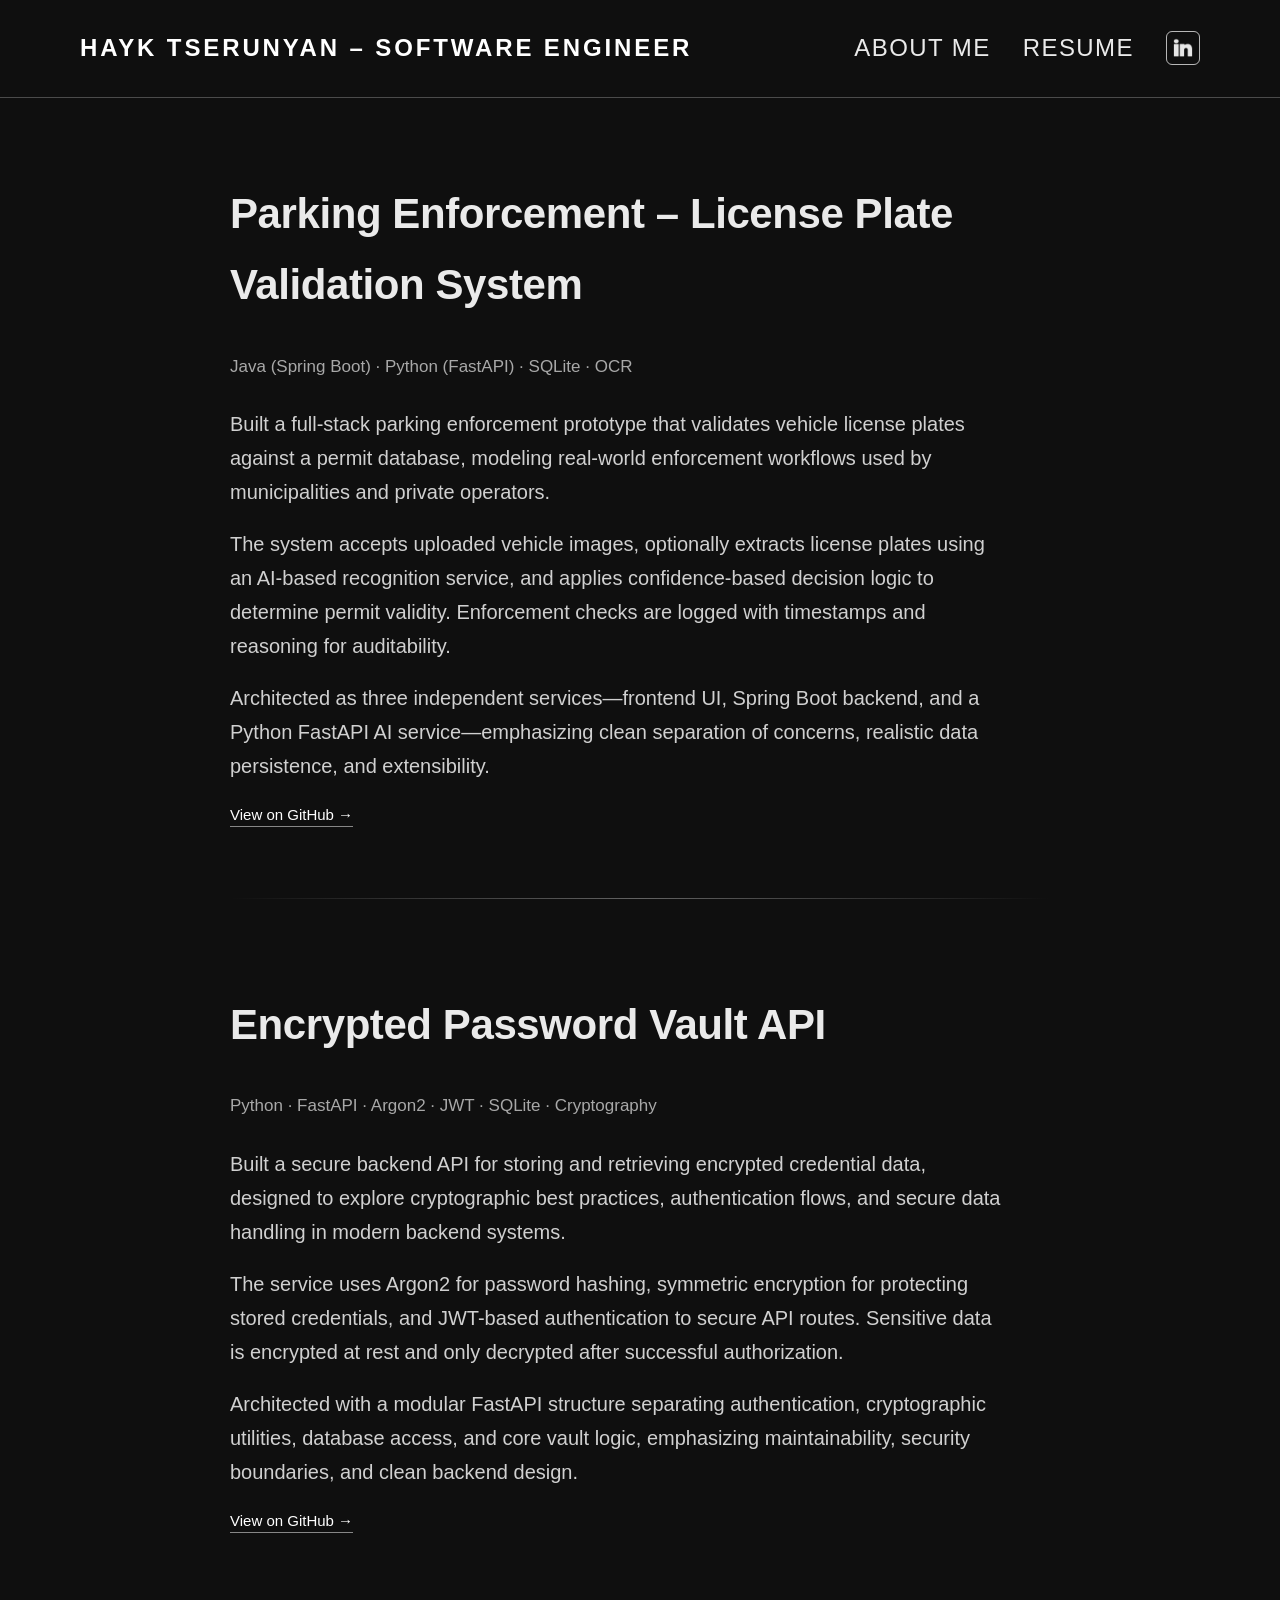
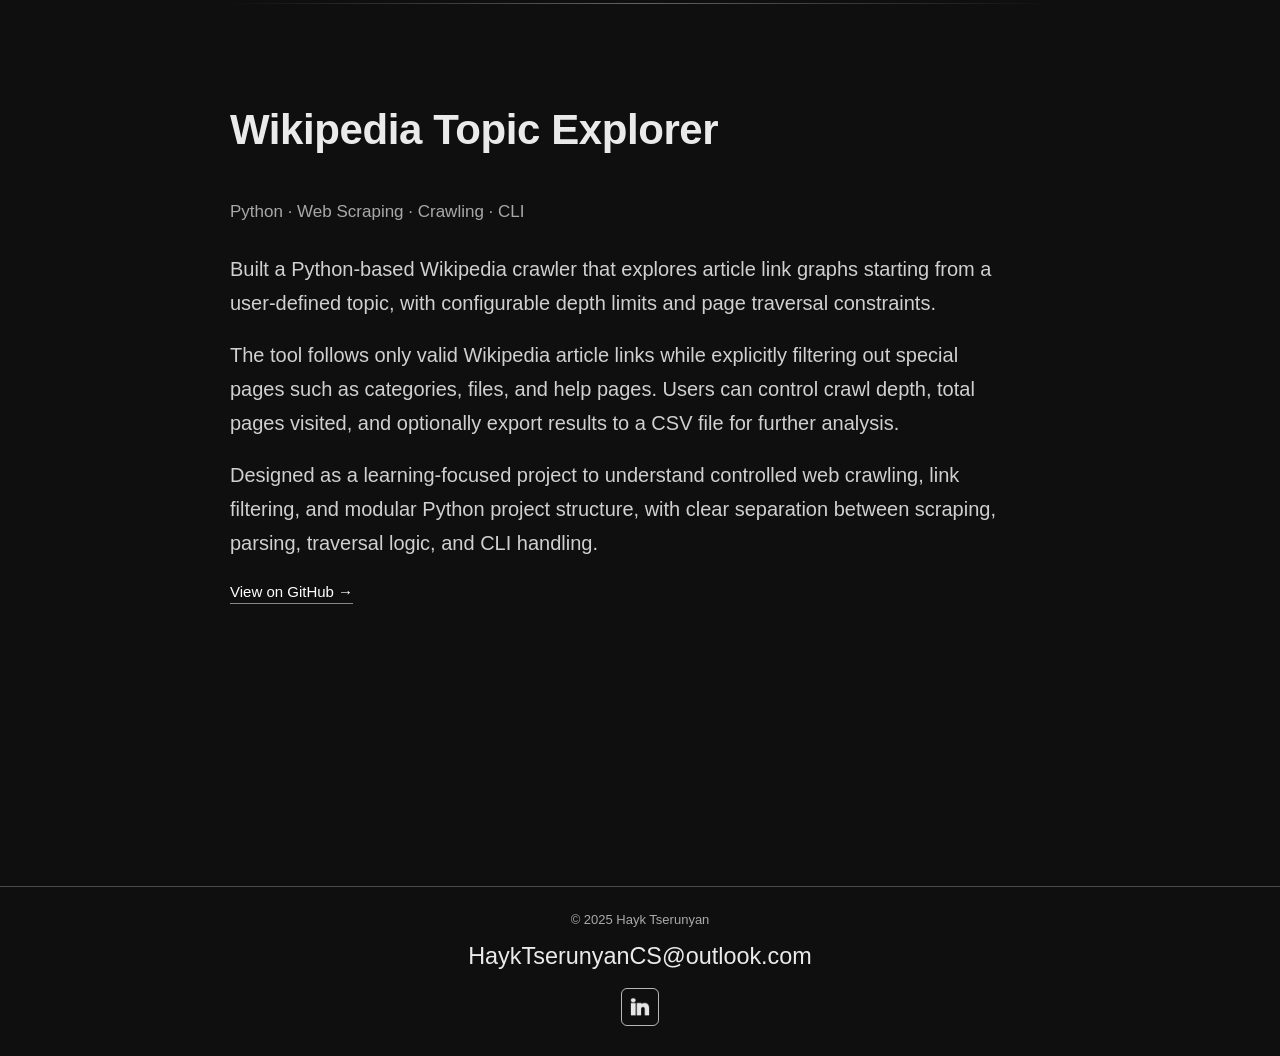
<file: index.html>
<!DOCTYPE html>
<html lang="en">
<head>
  <meta charset="UTF-8" />
  <title>Hayk Tserunyan – Software Engineer</title>
  <meta name="viewport" content="width=device-width, initial-scale=1.0" />
  <meta name="description" content="Hayk Tserunyan – Software Engineer specializing in backend systems, security, and clean architecture." />
  <link rel="stylesheet" href="styles.css" />
</head>

<body id="home">

  <!-- HEADER -->
  <header class="header">
    <a href="#home" class="logo">Hayk Tserunyan – SOFTWARE ENGINEER</a>
    <nav>
      <a href="about.html">ABOUT ME</a>
      <a href="/assets/Hayk_Tserunyan_Resume.pdf" target="_blank" rel="noopener noreferrer">RESUME</a>


      <a
        href="https://www.linkedin.com/in/hayktserunyan/"
        target="_blank"
        class="linkedin-icon"
        aria-label="LinkedIn"
      >
        <img src="assets/linkedin.png" alt="LinkedIn" />
      </a>
    </nav>
  </header>

  <!-- MAIN CONTENT -->
  <main class="container">
    <section class="project-row">
      <div class="project-text">
        <h2>Parking Enforcement – License Plate Validation System</h2>
        <h3>Java (Spring Boot) · Python (FastAPI) · SQLite · OCR</h3>

        <p>
          Built a full-stack parking enforcement prototype that validates vehicle
          license plates against a permit database, modeling real-world enforcement
          workflows used by municipalities and private operators.
        </p>

        <p>
          The system accepts uploaded vehicle images, optionally extracts license
          plates using an AI-based recognition service, and applies confidence-based
          decision logic to determine permit validity. Enforcement checks are logged
          with timestamps and reasoning for auditability.
        </p>

        <p>
          Architected as three independent services—frontend UI, Spring Boot backend,
          and a Python FastAPI AI service—emphasizing clean separation of concerns,
          realistic data persistence, and extensibility.
        </p>
      </div>

      <div class="project-links">
        <a
          href="https://github.com/HaykTyan2/parking-enforcement-system"
          target="_blank"
          rel="noopener noreferrer"
        >
          View on GitHub →
        </a>
      </div>
    </section>

    <section class="project-row">
      <div class="project-text">
        <h2>Encrypted Password Vault API</h2>
        <h3>Python · FastAPI · Argon2 · JWT · SQLite · Cryptography</h3>

        <p>
          Built a secure backend API for storing and retrieving encrypted credential
          data, designed to explore cryptographic best practices, authentication
          flows, and secure data handling in modern backend systems.
        </p>

        <p>
          The service uses Argon2 for password hashing, symmetric encryption for
          protecting stored credentials, and JWT-based authentication to secure API
          routes. Sensitive data is encrypted at rest and only decrypted after
          successful authorization.
        </p>

        <p>
          Architected with a modular FastAPI structure separating authentication,
          cryptographic utilities, database access, and core vault logic, emphasizing
          maintainability, security boundaries, and clean backend design.
        </p>
      </div>

      <div class="project-links">
        <a
          href="https://github.com/HaykTyan2/encrypted-password-vault-api"
          target="_blank"
          rel="noopener noreferrer"
        >
          View on GitHub →
        </a>
      </div>
    </section>
  
    <section class="project-row">
      <div class="project-text">
        <h2>Wikipedia Topic Explorer</h2>
        <h3>Python · Web Scraping · Crawling · CLI</h3>

        <p>
          Built a Python-based Wikipedia crawler that explores article link graphs
          starting from a user-defined topic, with configurable depth limits and page
          traversal constraints.
        </p>

        <p>
          The tool follows only valid Wikipedia article links while explicitly
          filtering out special pages such as categories, files, and help pages. Users
          can control crawl depth, total pages visited, and optionally export results
          to a CSV file for further analysis.
        </p>

        <p>
          Designed as a learning-focused project to understand controlled web
          crawling, link filtering, and modular Python project structure, with clear
          separation between scraping, parsing, traversal logic, and CLI handling.
        </p>
      </div>

      <div class="project-links">
        <a
          href="https://github.com/HaykTyan2/wikipedia-topic-explorer"
          target="_blank"
          rel="noopener noreferrer"
        >
          View on GitHub →
        </a>
      </div>
    </section>

  </main>


  <!-- FOOTER -->
  <footer class="footer">
    <div class="footer-content">
      <div>© 2025 Hayk Tserunyan</div>

      <a href="mailto:HaykTserunyanCS@outlook.com" class="footer-email">
        HaykTserunyanCS@outlook.com
      </a>


      <a
        href="https://www.linkedin.com/in/hayktserunyan/"
        target="_blank"
        class="footer-linkedin"
        aria-label="LinkedIn"
      >
        <img src="assets/linkedin.png" alt="LinkedIn" />
      </a>
    </div>
  </footer>

</body>
</html>
</file>
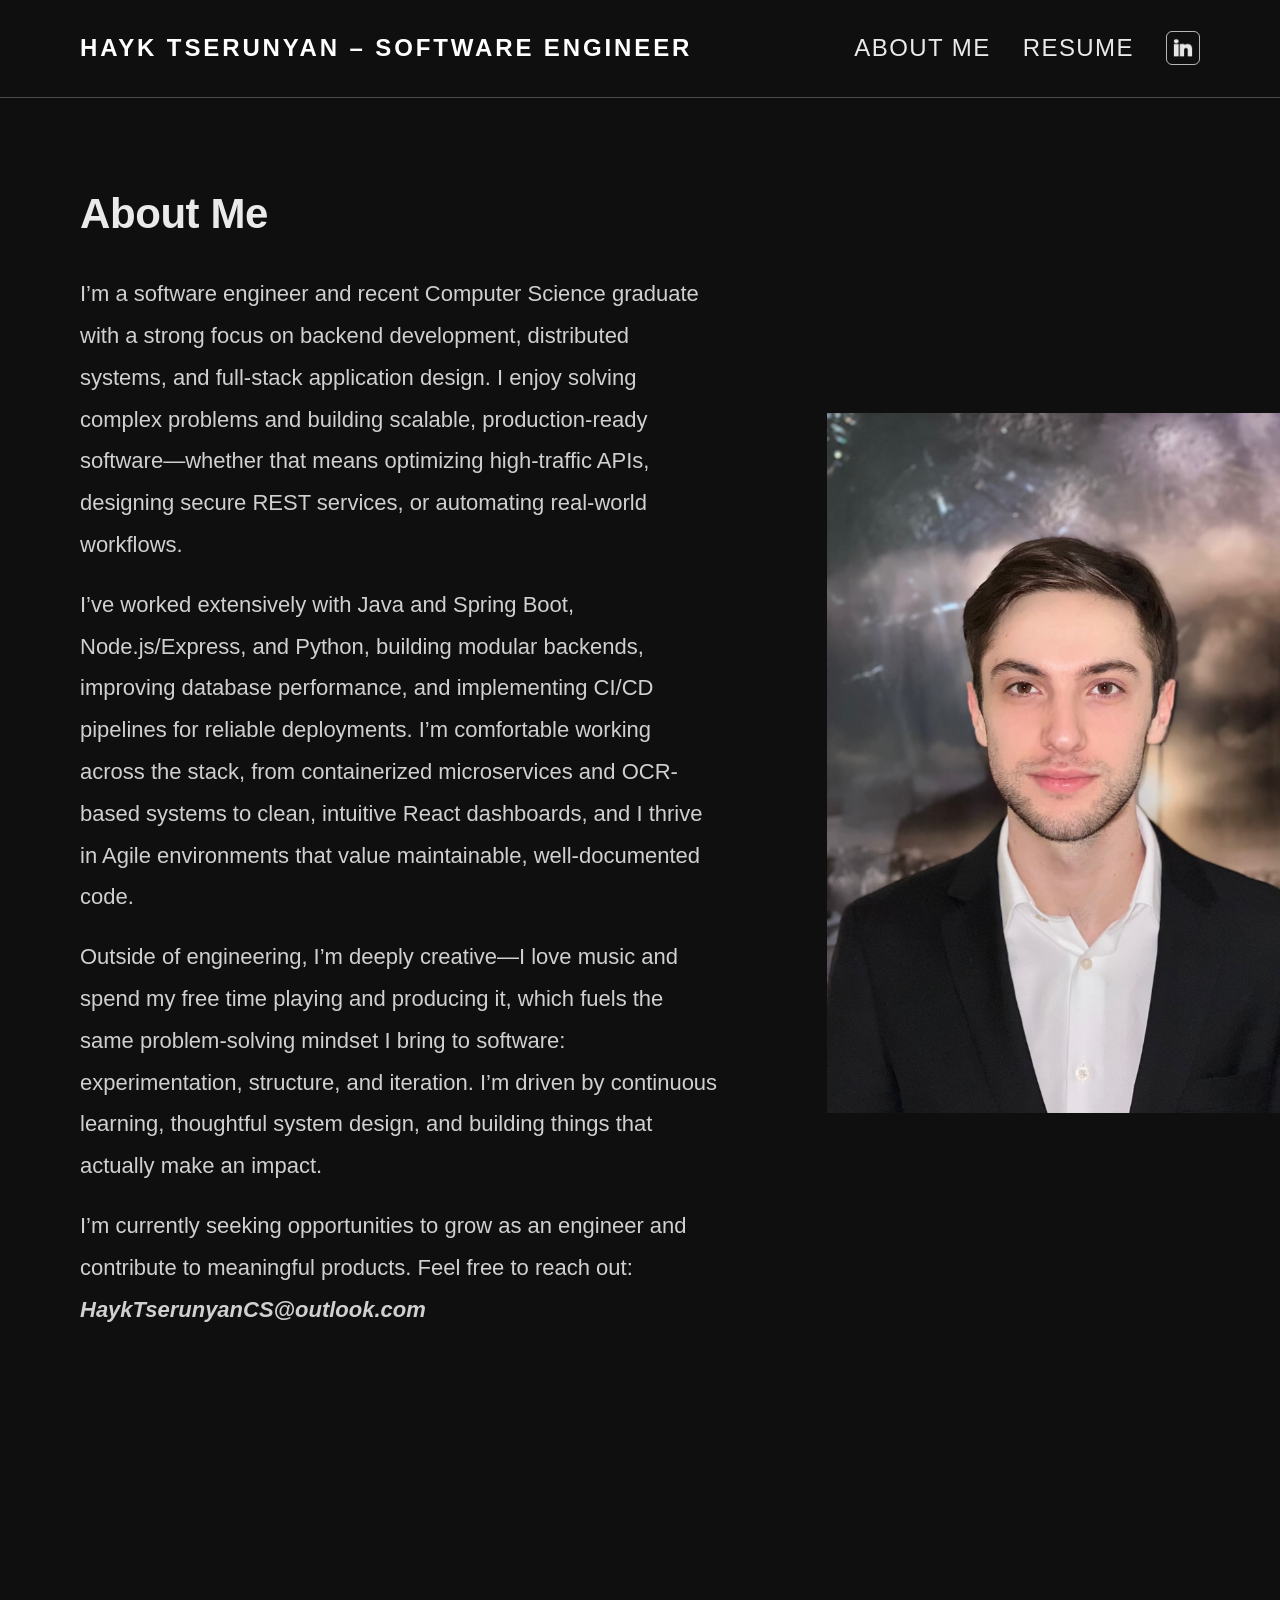
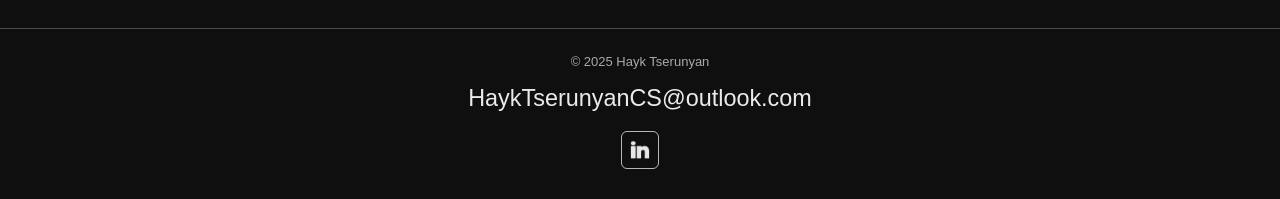
<file: about.html>
<!DOCTYPE html>
<html lang="en">
<head>
  <meta charset="UTF-8" />
  <title>About – Hayk Tserunyan</title>
  <meta name="viewport" content="width=device-width, initial-scale=1.0" />
  <meta name="description" content="About Hayk Tserunyan, Software Engineer." />
  <link rel="stylesheet" href="styles.css" />
</head>

<body class="about-page">

  <!-- HEADER -->
  <header class="header">
    <a href="index.html" class="logo">Hayk Tserunyan – SOFTWARE ENGINEER</a>
    <nav>
      <a href="about.html">ABOUT ME</a>
      <a href="/assets/Hayk_Tserunyan_Resume.pdf" target="_blank" rel="noopener noreferrer">RESUME</a>

      <a
        href="https://www.linkedin.com/in/hayktserunyan/"
        target="_blank"
        class="linkedin-icon"
        aria-label="LinkedIn"
      >
        <img src="assets/linkedin.png" alt="LinkedIn" />
      </a>
    </nav>
  </header>

  <!-- MAIN CONTENT -->
  <main class="container">
    <section class="about-layout project-row">
      <!-- LEFT: TEXT -->
      <div class="project-text">
        <h2>About Me</h2>

        <p>
          I’m a software engineer and recent Computer Science graduate with a strong focus 
          on backend development, distributed systems, and full-stack application design.
          I enjoy solving complex problems and building scalable, production-ready 
          software—whether that means optimizing high-traffic APIs, designing secure REST services, 
          or automating real-world workflows.
        </p>

        <p>
          I’ve worked extensively with Java and Spring Boot, Node.js/Express, and Python,
          building modular backends, improving database performance, and implementing CI/CD 
          pipelines for reliable deployments. I’m comfortable working across the stack, from 
          containerized microservices and OCR-based systems to clean, intuitive React dashboards, 
          and I thrive in Agile environments that value maintainable, well-documented code.
        </p>

        <p>
          Outside of engineering, I’m deeply creative—I love music and spend my free 
          time playing and producing it, which fuels the same problem-solving mindset
          I bring to software: experimentation, structure, and iteration. I’m driven by 
          continuous learning, 
          thoughtful system design, and building things that actually make an impact.
        </p>

        <p>
          I’m currently seeking opportunities to grow as an 
          engineer and contribute to meaningful products.
          Feel free to reach out:
          <span class="email-offset">
            <a href="mailto:HaykTserunyanCS@outlook.com"><strong><em>HaykTserunyanCS@outlook.com</em></strong></a>
          </span>
        </p>
      </div>

      <!-- RIGHT: IMAGE -->
      <div class="about-image">
        <img src="assets/portrait.jpeg" alt="Portrait of Hayk Tserunyan" />
      </div>
    </section>
  </main>


  <!-- FOOTER -->
  <footer class="footer">
    <div class="footer-content">
      <div>© 2025 Hayk Tserunyan</div>

      <a href="mailto:HaykTserunyanCS@outlook.com" class="footer-email">
        HaykTserunyanCS@outlook.com
      </a>


      <a
        href="https://www.linkedin.com/in/hayktserunyan/"
        target="_blank"
        class="footer-linkedin"
        aria-label="LinkedIn"
      >
        <img src="assets/linkedin.png" alt="LinkedIn" />
      </a>
    </div>
  </footer>

</body>
</html>
</file>
<file: styles.css>
/* ======================
   RESET & BASE
====================== */

* {
  margin: 0;
  padding: 0;
  box-sizing: border-box;
}

html,
body {
  height: 100%;
}


html {
  scroll-behavior: smooth;
}

body {
  background: #0f0f0f;
  color: #eaeaea;
  font-family: -apple-system, BlinkMacSystemFont, "Segoe UI",
    Roboto, Helvetica, Arial, sans-serif;
  line-height: 1.7;

  display: flex;
  flex-direction: column;
}

/* ======================
   HEADER
====================== */
/* ===== HEADER GLOW + UNDERLINE (SHARED) ===== */

.header a {
  position: relative;
}

/* underline (TEXT LINKS ONLY — not LinkedIn) */
.header a:not(.linkedin-icon)::before {
  content: "";
  position: absolute;
  left: 0;
  right: 0;
  bottom: -6px;
  height: 2px;

  background: rgba(255, 255, 255, 0.9);
  opacity: 0;
  transition: opacity 0.2s ease;
}



/* hover activation */
/* hover activation — underline only */
.header a:not(.linkedin-icon):hover::before {
  opacity: 1;
}



.header {
  display: flex;
  justify-content: space-between;
  align-items: center;
  padding: 28px 80px; /* ⬅ moved nav inward */
  font-size: 13px;
  letter-spacing: 0.08em;
  text-transform: uppercase;
  border-bottom: 1px solid rgba(255, 255, 255, 0.25);
}

.logo {
  color: #ffffff;
  text-decoration: none;
  font-weight: 600;
  font-size: 24px;              /* ⬅ bigger */
  letter-spacing: 0.12em;       /* ⬅ slightly more premium */
}

.logo:hover {
  opacity: 0.7;
}


.header nav {
  display: flex;
  align-items: center;
}

.header nav a {
  color: #eaeaea;
  text-decoration: none;
  margin-left: 32px;
  font-weight: 500;
  font-size: 24px;              /* ⬅ bigger */
  letter-spacing: 0.06em;
}


.header nav a:hover {
  opacity: 0.7;
}

/* LinkedIn icon (header) */
.linkedin-icon {
  margin-left: 32px;

  width: 34px;
  height: 34px;

  display: flex;
  align-items: center;
  justify-content: center;

  border: 1px solid rgba(255, 255, 255, 0.7);
  border-radius: 6px;

  transition: opacity 0.2s ease, border-color 0.2s ease;
}

.linkedin-icon img {
  width: 20px;
  height: 20px;
  display: block;
  opacity: 0.9;
}

.linkedin-icon:hover {
  opacity: 0.7;
  border-color: rgba(255, 255, 255, 0.4);
}

/* ======================
   MAIN CONTAINER
====================== */

.container {
  max-width: 900px;
  margin: 80px auto 120px;
  padding: 0 40px;
  flex: 1;
}

/* ======================
   PROJECT ROWS
====================== */

.project-row {
  margin-bottom: 90px;
  padding-bottom: 70px;
  position: relative;
}

.project-row:not(:last-child)::after {
  content: "";
  position: absolute;
  bottom: 0;
  left: 0;
  width: 100%;
  height: 1px;
  background: linear-gradient(
    to right,
    transparent,
    rgba(255, 255, 255, 0.35),
    transparent
  );
}

.project-text h2 {
  font-size: 42px;
  font-weight: 700;
  letter-spacing: -0.01em;
  margin-bottom: 32px;
}


.project-text h3 {
  font-size: 17px;
  font-weight: 500;
  color: #a8a8a8;
  margin-bottom: 26px;
}

.project-text p {
  font-size: 20px;
  color: #d0d0d0;
  margin-bottom: 18px;
  max-width: 780px;
}

/* ======================
   PROJECT LINKS
====================== */

.project-links {
  margin-top: 10px;
}

.project-links a {
  font-size: 15px;
  font-weight: 500;
  color: #ffffff;
  text-decoration: none;
  border-bottom: 1px solid rgba(255, 255, 255, 0.5);
  padding-bottom: 3px;
  transition: opacity 0.2s ease;
}

.project-links a:hover {
  opacity: 0.7;
}

/* ======================
   ABOUT PAGE TWEAKS
====================== */

.about-page .container {
  max-width: 1200px;
}

.about-page .project-text p {
  font-size: 22px;
  line-height: 1.90;
}

.about-page .project-text h2 {
  margin-bottom: 24px;
}

.email-offset a {
  color: inherit;
  text-decoration: none;
  transition: opacity 0.2s ease;
}

.email-offset a:hover {
  opacity: 0.6;
}




/* ======================
   ABOUT PAGE 2-COLUMN LAYOUT (FIXED)
====================== */

.about-layout {
  display: grid;
  grid-template-columns: minmax(0, 1.6fr) minmax(0, 1fr);
  gap: 80px;
  align-items: start;
}


.about-image {
  width: 100%;
  height: 100%;

  display: flex;
  justify-content: center;
  align-items: center;

  margin-left: 80px; /* 👈 key line */
}



.about-image img {
  max-height: 700px;
}





/* ======================
   FOOTER (NORMAL FLOW)
====================== */

.footer {
  width: 100%;
  background: #0f0f0f;
  border-top: 1px solid rgba(255, 255, 255, 0.25);
}


.footer-content {
  display: flex;
  flex-direction: column;
  align-items: center;
  padding: 22px 0 30px;
  font-size: 13px;
  color: #aaa;
}

.footer-email {
  margin-top: 6px;
  font-size: 1.80em;
  color: #eaeaea;
  text-decoration: none;
}

.footer-email:hover {
  opacity: 0.7;
}

/* LinkedIn icon (footer) */
.footer-linkedin {
  margin-top: 12px;

  width: 38px;
  height: 38px;

  display: flex;
  align-items: center;
  justify-content: center;

  border: 1px solid rgba(255, 255, 255, 0.7);
  border-radius: 6px;

  transition: opacity 0.2s ease, border-color 0.2s ease;
}

.footer-linkedin img {
  width: 20px;
  height: 20px;
  display: block;
  opacity: 0.9;
}

.footer-linkedin:hover {
  opacity: 0.7;
  border-color: rgba(255, 255, 255, 0.4);
}

/* ======================
   RESPONSIVE
====================== */

@media (max-width: 900px) {
  .about-layout {
    grid-template-columns: 1fr;
    gap: 40px;
  }

  .about-page .container {
    max-width: 100%;
  }

  .about-image img {
    max-width: 100%;
  }
}

@media (max-width: 768px) {
  .header {
    padding: 24px 30px;
  }

  .container {
    padding: 0 30px;
    margin-top: 60px;
  }

  .project-text h2 {
    font-size: 26px;
  }

  .project-text p {
    font-size: 16px;
  }

  .logo {
    font-size: 15px;
  }
}
</file>
